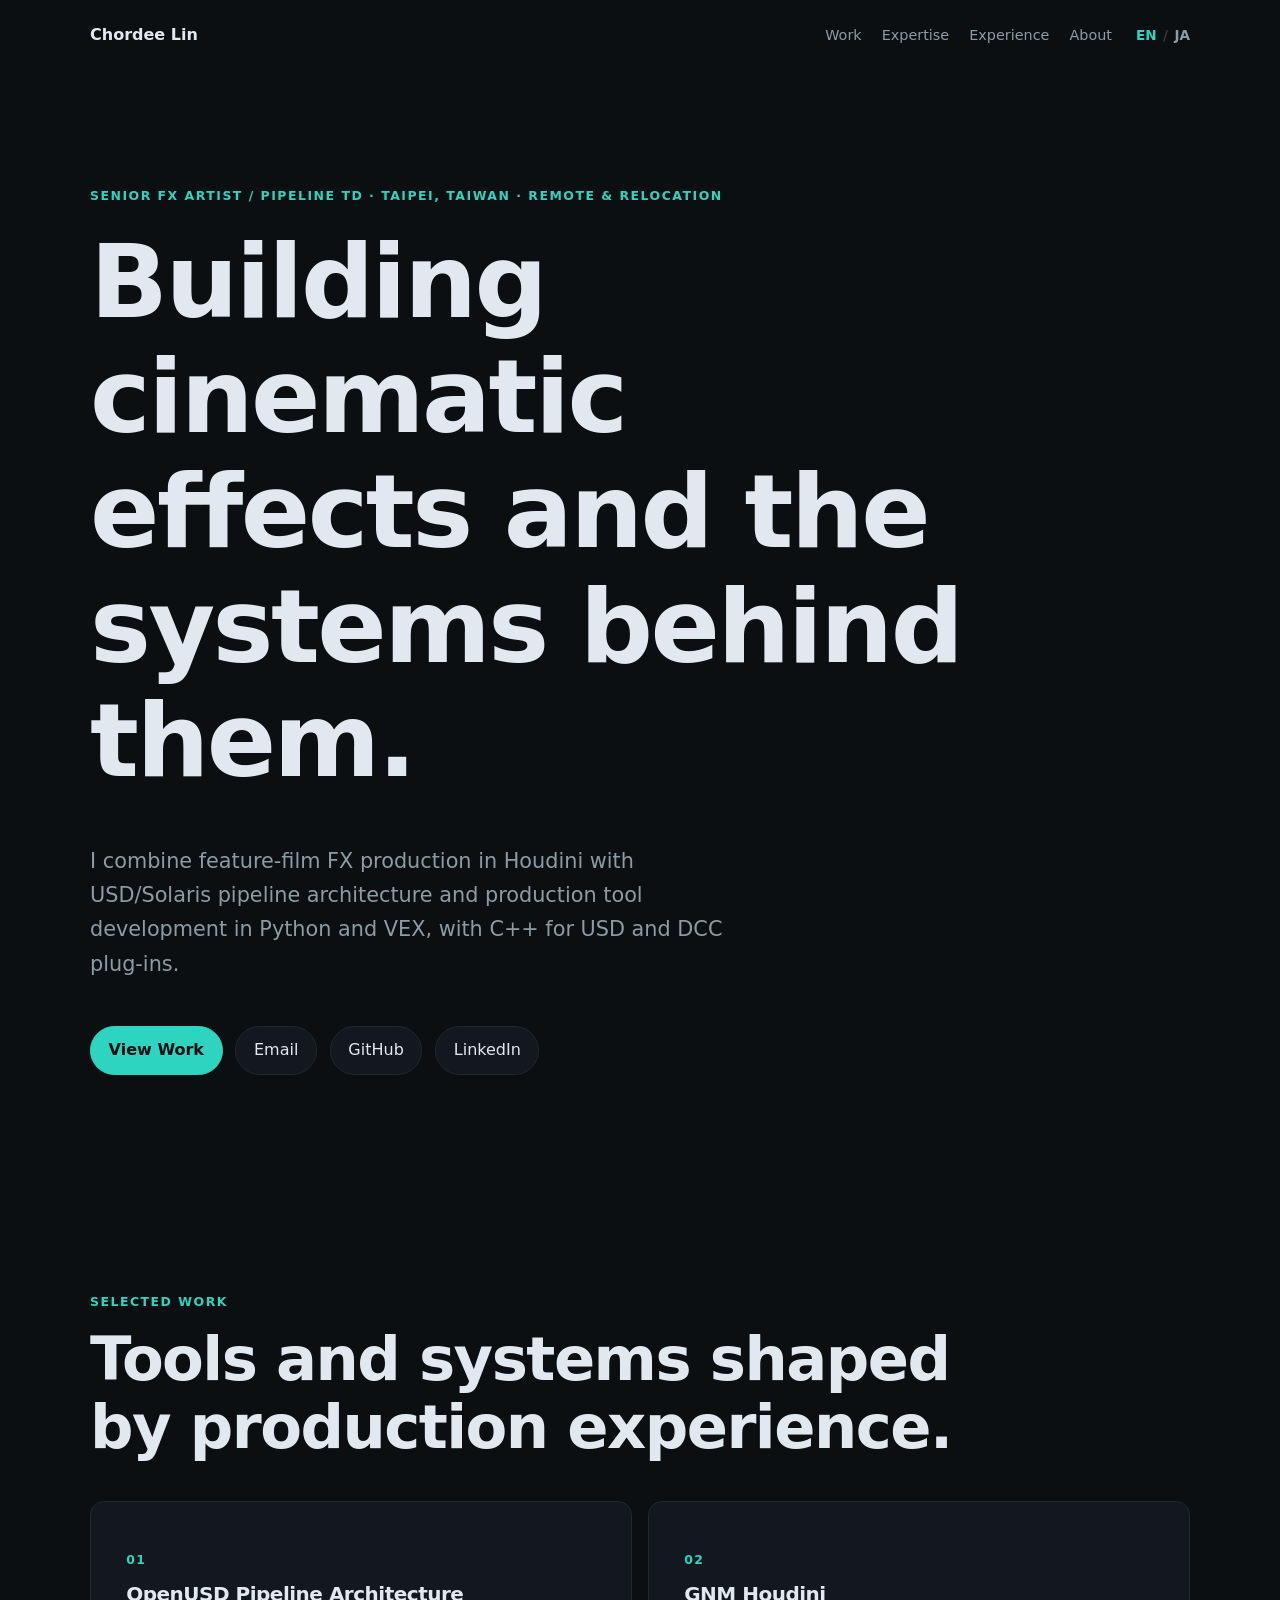
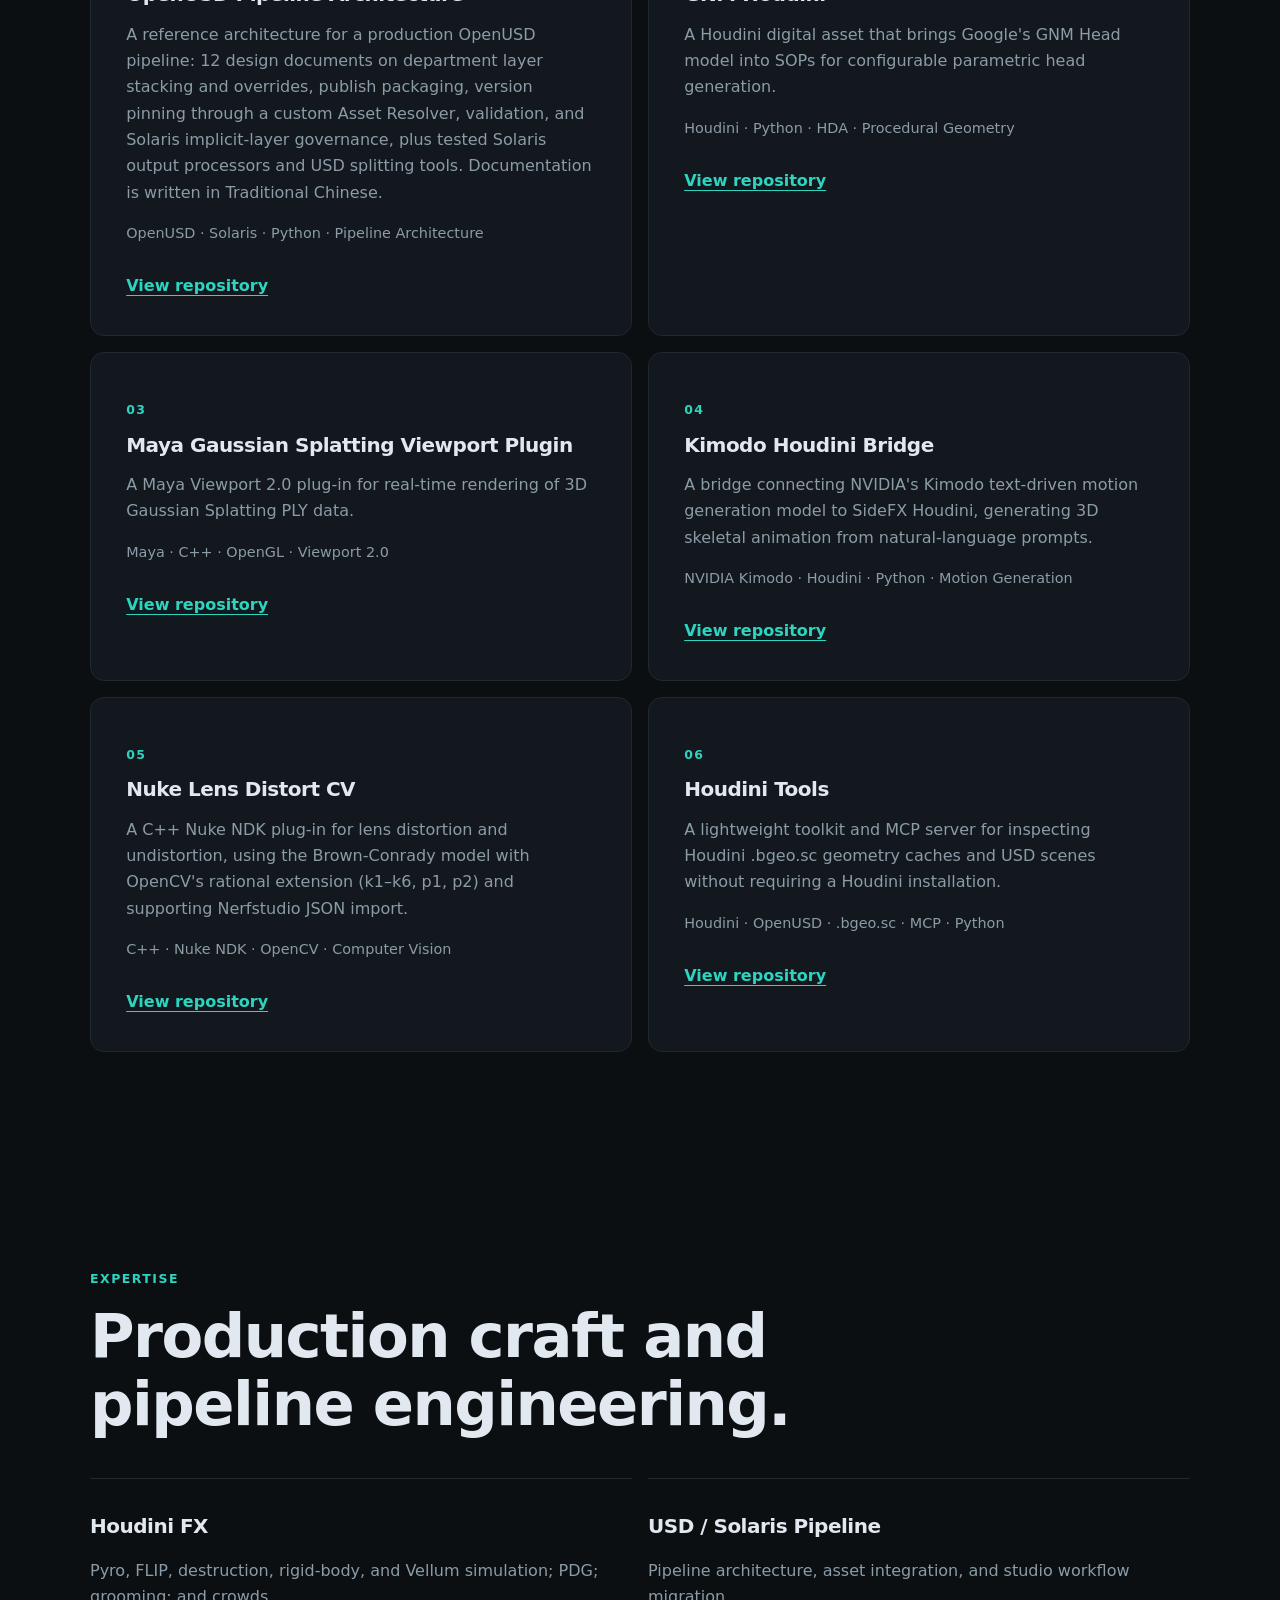
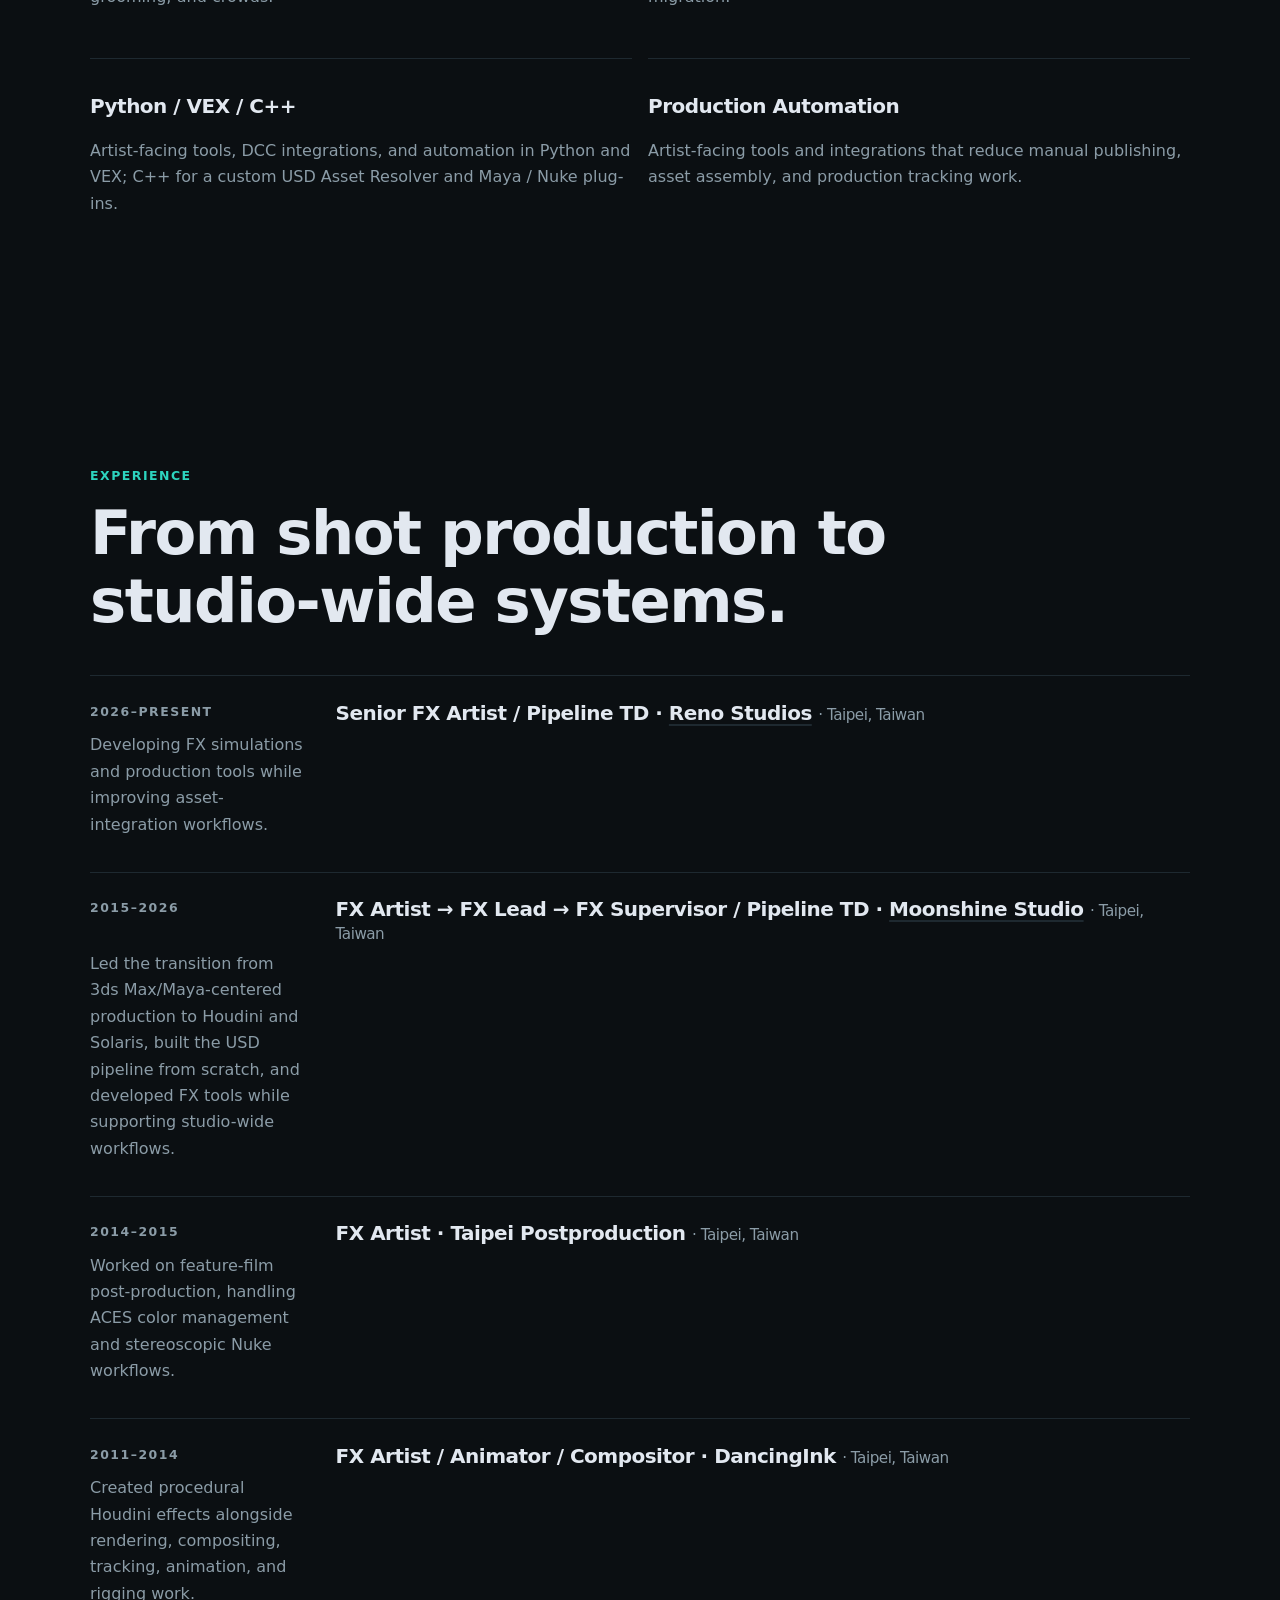
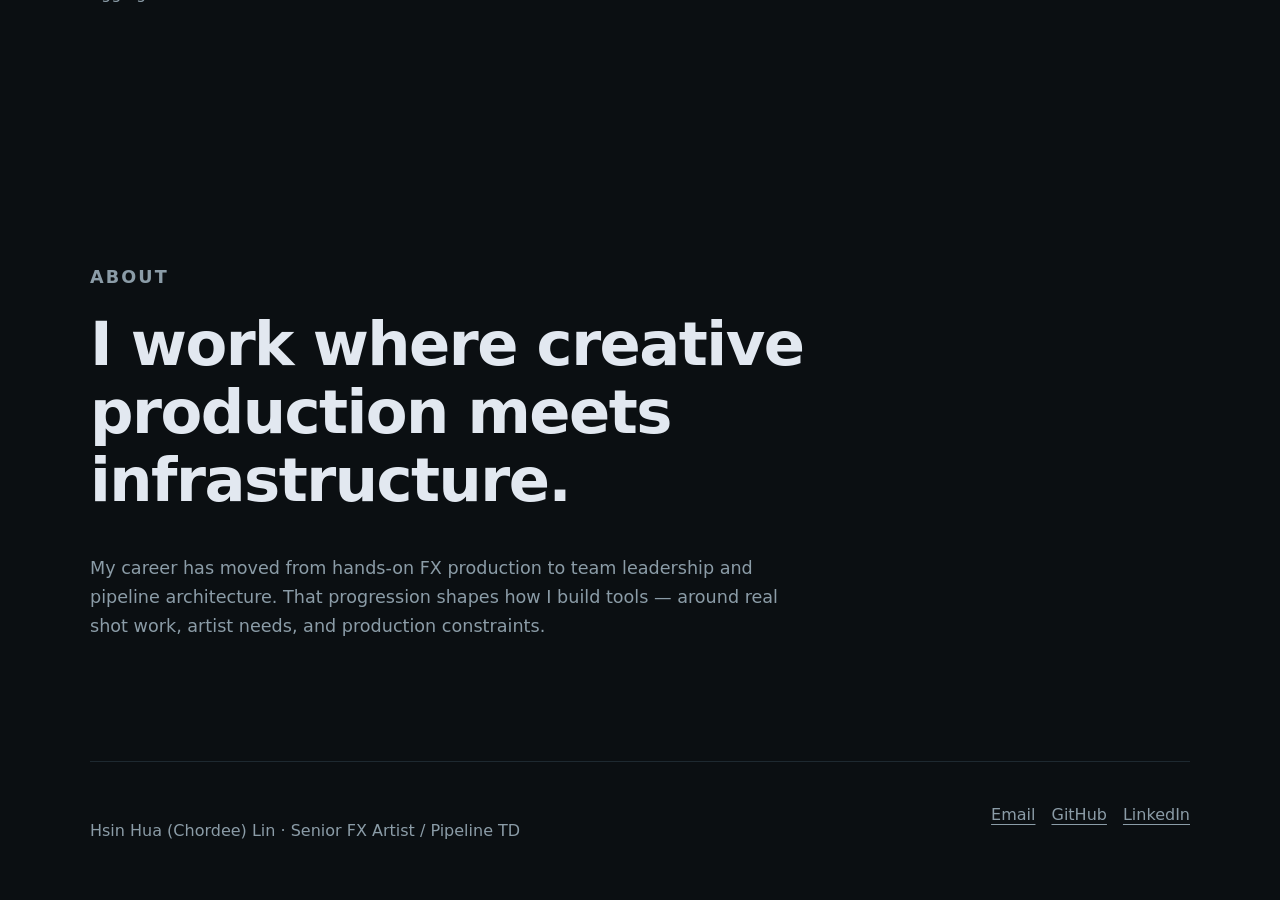
<file: index.html>
<!doctype html>
<html lang="en">
<head>
  <meta charset="utf-8">
  <meta name="viewport" content="width=device-width, initial-scale=1">
  <meta name="description" content="Hsin Hua (Chordee) Lin is a Senior FX Artist and Pipeline TD working with Houdini, USD, Solaris, Python, and VEX, with C++ for USD and DCC plug-ins.">
  <meta property="og:title" content="Hsin Hua (Chordee) Lin — Senior FX Artist and Pipeline TD">
  <meta property="og:description" content="Portfolio of Hsin Hua (Chordee) Lin. Specializing in Houdini FX, USD/Solaris pipelines, and production tools in Python and VEX, with C++ for USD and DCC plug-ins.">
  <meta property="og:type" content="website">
  <title>Hsin Hua (Chordee) Lin — Senior FX Artist and Pipeline TD</title>
  <link rel="icon" href="data:image/svg+xml,<svg xmlns=%22http://www.w3.org/2000/svg%22 viewBox=%220 0 100 100%22><circle cx=%2250%22 cy=%2250%22 r=%2248%22 fill=%22%230b0f12%22 stroke=%22%232dd4bf%22 stroke-width=%224%22/><text x=%2250%22 y=%2264%22 font-size=%2246%22 font-weight=%22bold%22 fill=%22%232dd4bf%22 text-anchor=%22middle%22 font-family=%22sans-serif%22>C</text></svg>">
  <link rel="stylesheet" href="styles.css">
  <script src="script.js" defer></script>
</head>
<body>
  <a class="skip-link" href="#main">Skip to content</a>
  <header class="site-header">
    <a class="identity" href="#top">Chordee Lin</a>
    <div class="header-right">
      <nav aria-label="Primary navigation">
        <a href="#work">Work</a>
        <a href="#expertise">Expertise</a>
        <a href="#experience">Experience</a>
        <a href="#about">About</a>
      </nav>
      <div class="lang-switch" aria-label="Language switcher">
        <span class="lang-current" aria-current="page">EN</span>
        <span class="lang-divider">/</span>
        <a class="lang-link" href="ja/">JA</a>
      </div>
    </div>
  </header>

  <main id="main">
    <section class="hero" id="top" aria-labelledby="hero-title">
      <p class="eyebrow">Senior FX Artist / Pipeline TD · Taipei, Taiwan · Remote & Relocation</p>
      <h1 id="hero-title">Building cinematic effects and the systems behind them.</h1>
      <p class="hero-summary">I combine feature-film FX production in Houdini with USD/Solaris pipeline architecture and production tool development in Python and VEX, with C++ for USD and DCC plug-ins.</p>
      <div class="hero-actions">
        <a class="button button-primary" href="#work">View Work</a>
        <a class="button" data-user="chordee" data-domain="gmail.com" href="#" aria-label="Email: chordee [at] gmail.com">Email</a>
        <a class="button external-link" href="https://github.com/chordee" target="_blank" rel="noreferrer">GitHub</a>
        <a class="button external-link" href="https://www.linkedin.com/in/chordee/" target="_blank" rel="noreferrer">LinkedIn</a>
      </div>
    </section>

    <section id="work" aria-labelledby="work-title">
      <p class="section-label">Selected Work</p>
      <h2 id="work-title">Tools and systems shaped by production experience.</h2>
      <div class="project-grid">
        <article class="project-card">
          <p class="project-index">01</p>
          <h3>OpenUSD Pipeline Architecture</h3>
          <p class="project-summary">A reference architecture for a production OpenUSD pipeline: 12 design documents on department layer stacking and overrides, publish packaging, version pinning through a custom Asset Resolver, validation, and Solaris implicit-layer governance, plus tested Solaris output processors and USD splitting tools. Documentation is written in Traditional Chinese.</p>
          <p class="project-tech">OpenUSD · Solaris · Python · Pipeline Architecture</p>
          <a class="external-link" href="https://github.com/chordee/openusd-pipeline-architecture" target="_blank" rel="noreferrer">View repository</a>
        </article>
        <article class="project-card">
          <p class="project-index">02</p>
          <h3>GNM Houdini</h3>
          <p class="project-summary">A Houdini digital asset that brings Google's GNM Head model into SOPs for configurable parametric head generation.</p>
          <p class="project-tech">Houdini · Python · HDA · Procedural Geometry</p>
          <a class="external-link" href="https://github.com/chordee/gnm-houdini" target="_blank" rel="noreferrer">View repository</a>
        </article>
        <article class="project-card">
          <p class="project-index">03</p>
          <h3>Maya Gaussian Splatting Viewport Plugin</h3>
          <p class="project-summary">A Maya Viewport 2.0 plug-in for real-time rendering of 3D Gaussian Splatting PLY data.</p>
          <p class="project-tech">Maya · C++ · OpenGL · Viewport 2.0</p>
          <a class="external-link" href="https://github.com/chordee/maya-gaussian-splatting-viewport-plugin" target="_blank" rel="noreferrer">View repository</a>
        </article>
        <article class="project-card">
          <p class="project-index">04</p>
          <h3>Kimodo Houdini Bridge</h3>
          <p class="project-summary">A bridge connecting NVIDIA's Kimodo text-driven motion generation model to SideFX Houdini, generating 3D skeletal animation from natural-language prompts.</p>
          <p class="project-tech">NVIDIA Kimodo · Houdini · Python · Motion Generation</p>
          <a class="external-link" href="https://github.com/chordee/kimodo-houdini-bridge" target="_blank" rel="noreferrer">View repository</a>
        </article>
        <article class="project-card">
          <p class="project-index">05</p>
          <h3>Nuke Lens Distort CV</h3>
          <p class="project-summary">A C++ Nuke NDK plug-in for lens distortion and undistortion, using the Brown-Conrady model with OpenCV's rational extension (k1–k6, p1, p2) and supporting Nerfstudio JSON import.</p>
          <p class="project-tech">C++ · Nuke NDK · OpenCV · Computer Vision</p>
          <a class="external-link" href="https://github.com/chordee/nuke-lens-distort-cv" target="_blank" rel="noreferrer">View repository</a>
        </article>
        <article class="project-card">
          <p class="project-index">06</p>
          <h3>Houdini Tools</h3>
          <p class="project-summary">A lightweight toolkit and MCP server for inspecting Houdini .bgeo.sc geometry caches and USD scenes without requiring a Houdini installation.</p>
          <p class="project-tech">Houdini · OpenUSD · .bgeo.sc · MCP · Python</p>
          <a class="external-link" href="https://github.com/chordee/houdini-tools" target="_blank" rel="noreferrer">View repository</a>
        </article>
      </div>
    </section>

    <section id="expertise" aria-labelledby="expertise-title">
      <p class="section-label">Expertise</p>
      <h2 id="expertise-title">Production craft and pipeline engineering.</h2>
      <div class="expertise-grid">
        <article><h3>Houdini FX</h3><p>Pyro, FLIP, destruction, rigid-body, and Vellum simulation; PDG; grooming; and crowds.</p></article>
        <article><h3>USD / Solaris Pipeline</h3><p>Pipeline architecture, asset integration, and studio workflow migration.</p></article>
        <article><h3>Python / VEX / C++</h3><p>Artist-facing tools, DCC integrations, and automation in Python and VEX; C++ for a custom USD Asset Resolver and Maya / Nuke plug-ins.</p></article>
        <article><h3>Production Automation</h3><p>Artist-facing tools and integrations that reduce manual publishing, asset assembly, and production tracking work.</p></article>
      </div>
    </section>

    <section id="experience" aria-labelledby="experience-title">
      <p class="section-label">Experience</p>
      <h2 id="experience-title">From shot production to studio-wide systems.</h2>
      <ol class="timeline">
        <li><p class="timeline-date">2026–Present</p><h3>Senior FX Artist / Pipeline TD · <a class="company-link" href="https://reno-studios.com/" target="_blank" rel="noreferrer">Reno Studios</a> <span class="timeline-location">· Taipei, Taiwan</span></h3><p>Developing FX simulations and production tools while improving asset-integration workflows.</p></li>
        <li><p class="timeline-date">2015–2026</p><h3>FX Artist → FX Lead → FX Supervisor / Pipeline TD · <a class="company-link" href="https://moonshine.tw/" target="_blank" rel="noreferrer">Moonshine Studio</a> <span class="timeline-location">· Taipei, Taiwan</span></h3><p>Led the transition from 3ds Max/Maya-centered production to Houdini and Solaris, built the USD pipeline from scratch, and developed FX tools while supporting studio-wide workflows.</p></li>
        <li><p class="timeline-date">2014–2015</p><h3>FX Artist · Taipei Postproduction <span class="timeline-location">· Taipei, Taiwan</span></h3><p>Worked on feature-film post-production, handling ACES color management and stereoscopic Nuke workflows.</p></li>
        <li><p class="timeline-date">2011–2014</p><h3>FX Artist / Animator / Compositor · DancingInk <span class="timeline-location">· Taipei, Taiwan</span></h3><p>Created procedural Houdini effects alongside rendering, compositing, tracking, animation, and rigging work.</p></li>
      </ol>
    </section>

    <section id="about" aria-labelledby="about-title">
      <p class="section-label">About</p>
      <h2 id="about-title">I work where creative production meets infrastructure.</h2>
      <p>My career has moved from hands-on FX production to team leadership and pipeline architecture. That progression shapes how I build tools — around real shot work, artist needs, and production constraints.</p>
    </section>
  </main>

  <footer>
    <p>Hsin Hua (Chordee) Lin · Senior FX Artist / Pipeline TD</p>
    <div><a data-user="chordee" data-domain="gmail.com" href="#" aria-label="Email: chordee [at] gmail.com">Email</a><a href="https://github.com/chordee" target="_blank" rel="noreferrer">GitHub</a><a href="https://www.linkedin.com/in/chordee/" target="_blank" rel="noreferrer">LinkedIn</a></div>
  </footer>
</body>
</html>
</file>
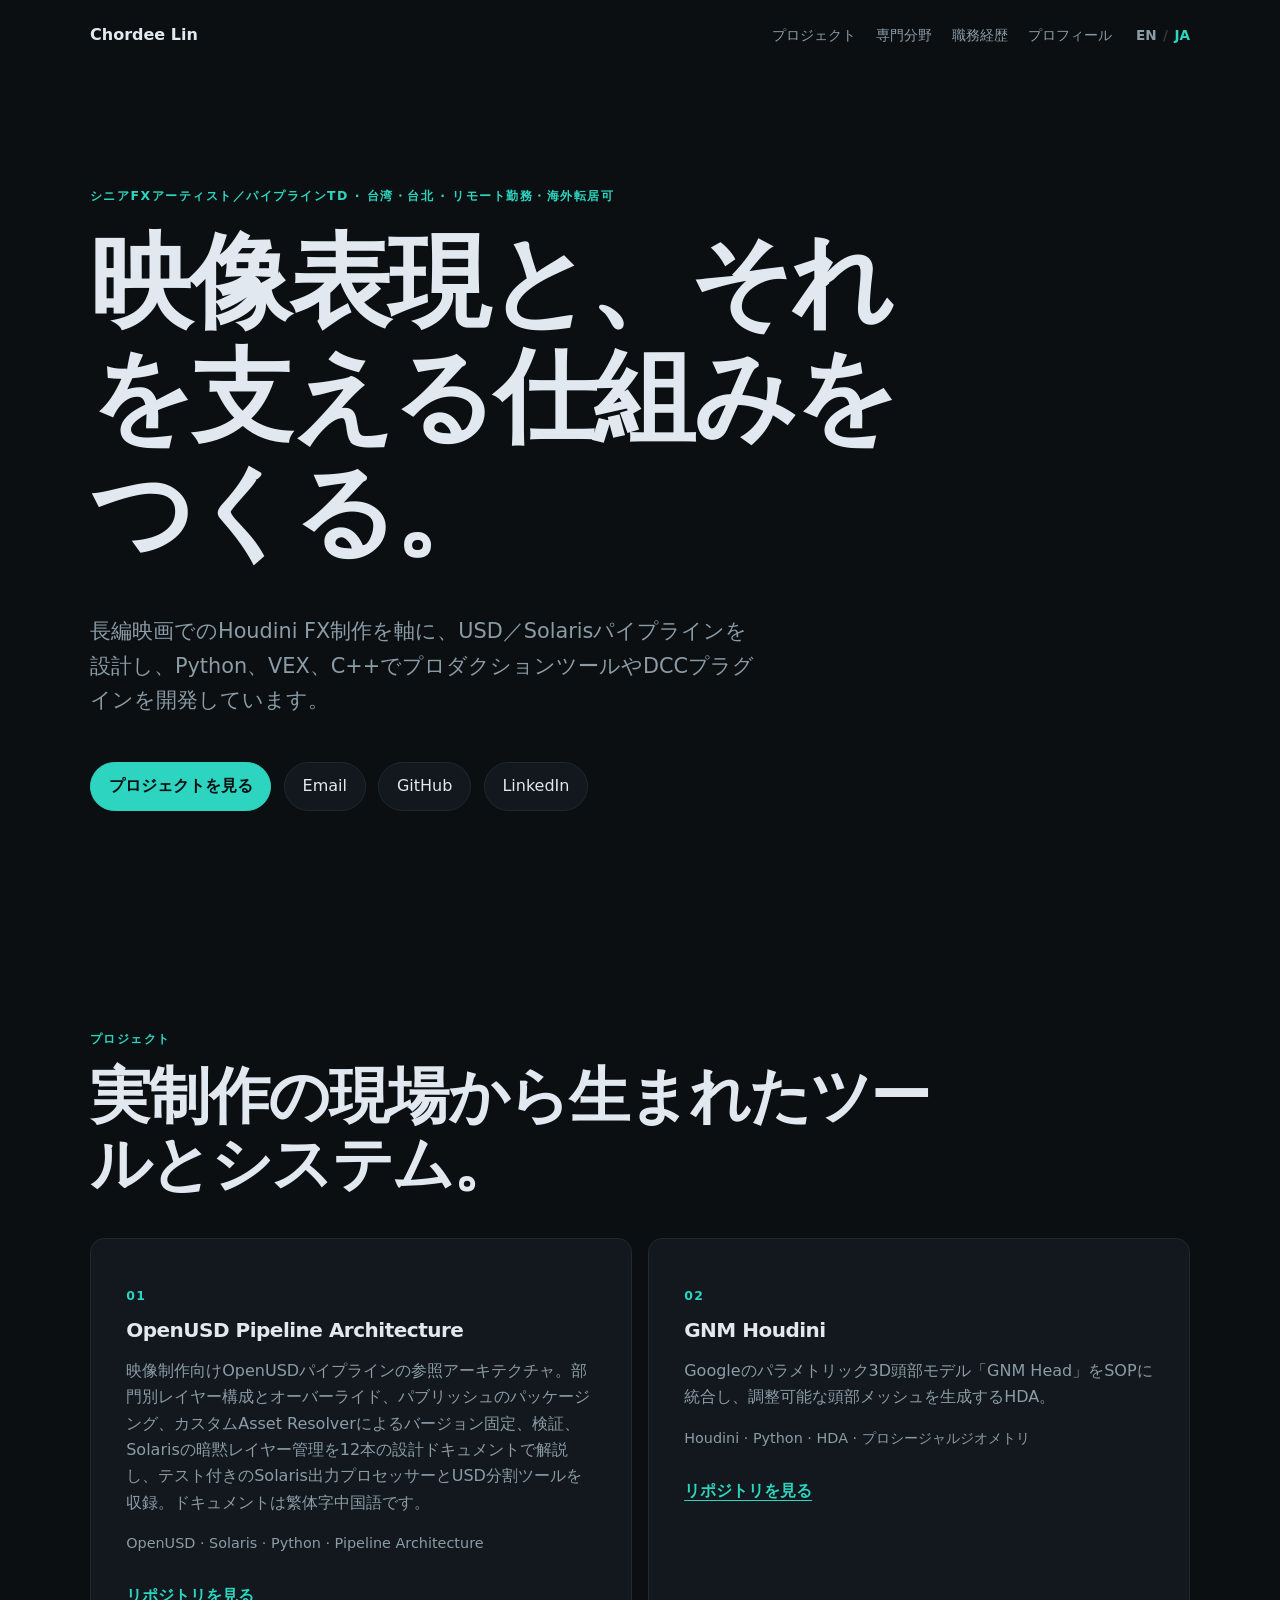
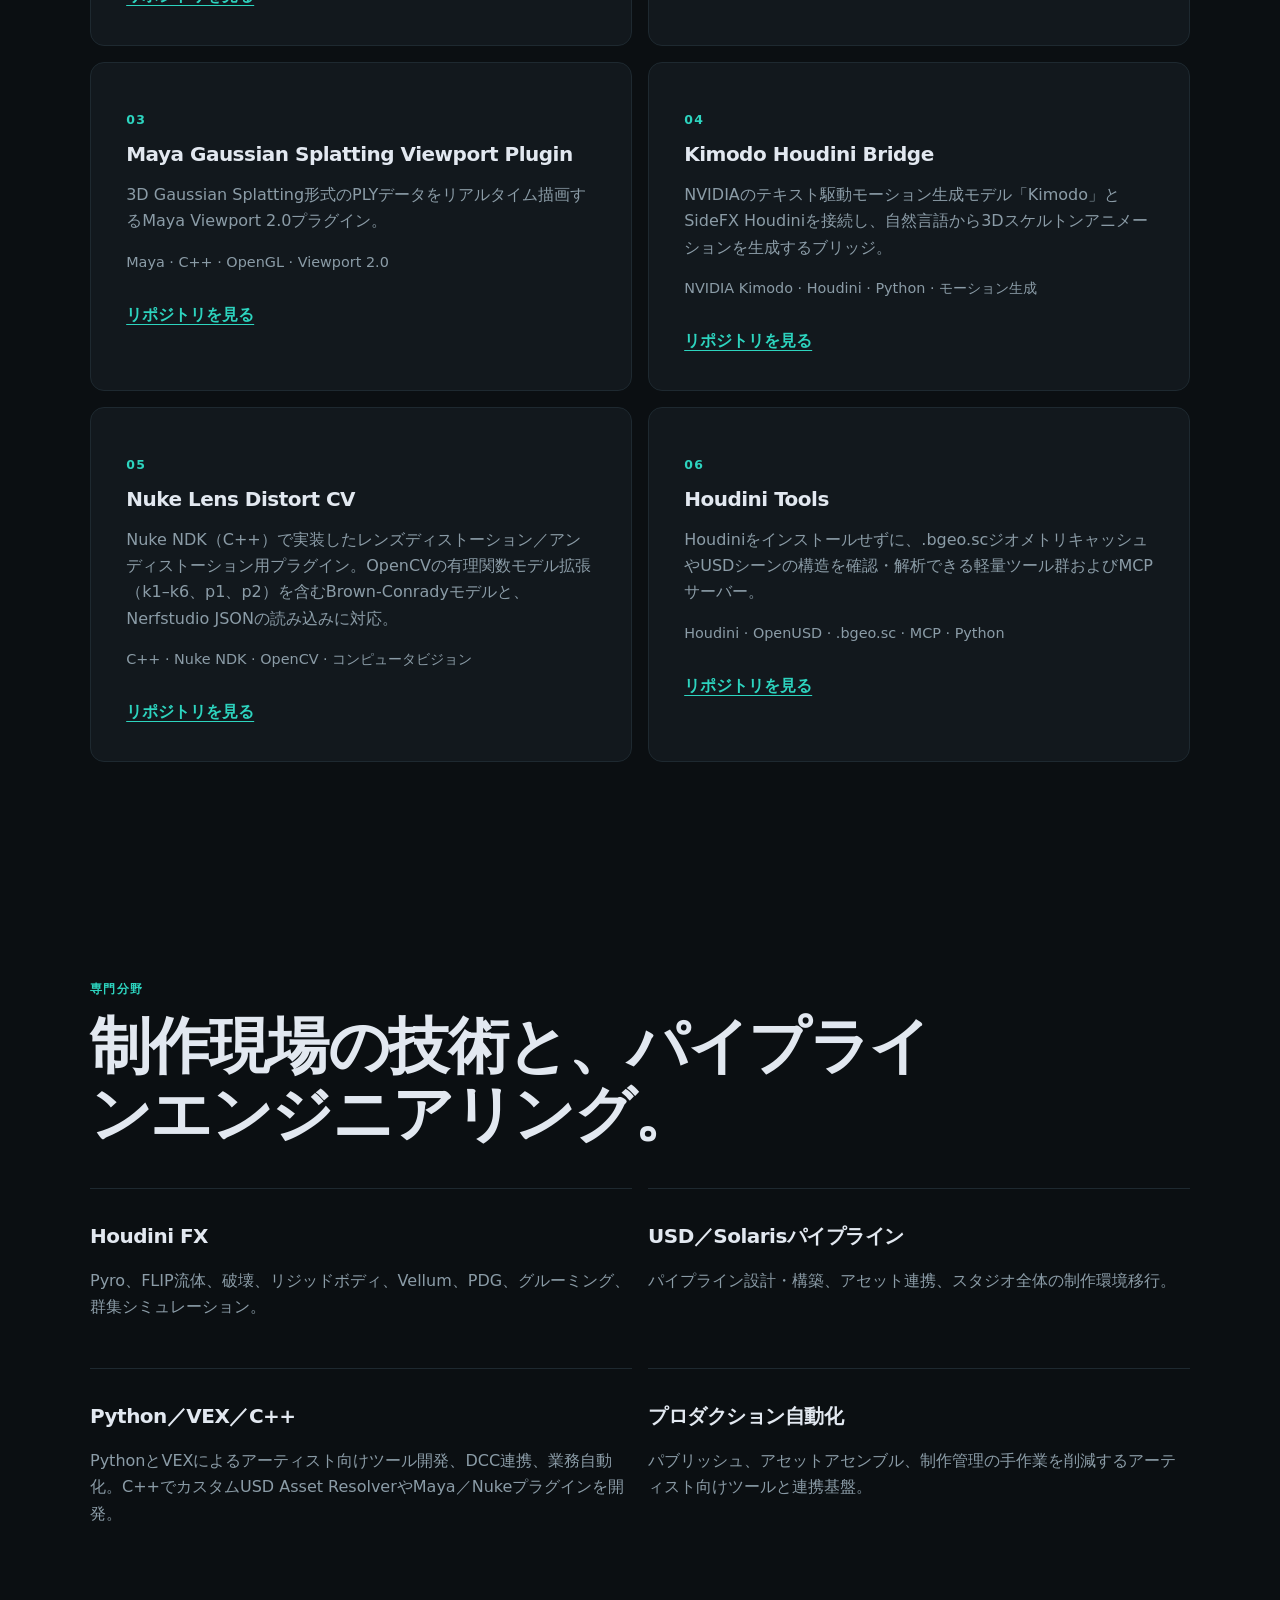
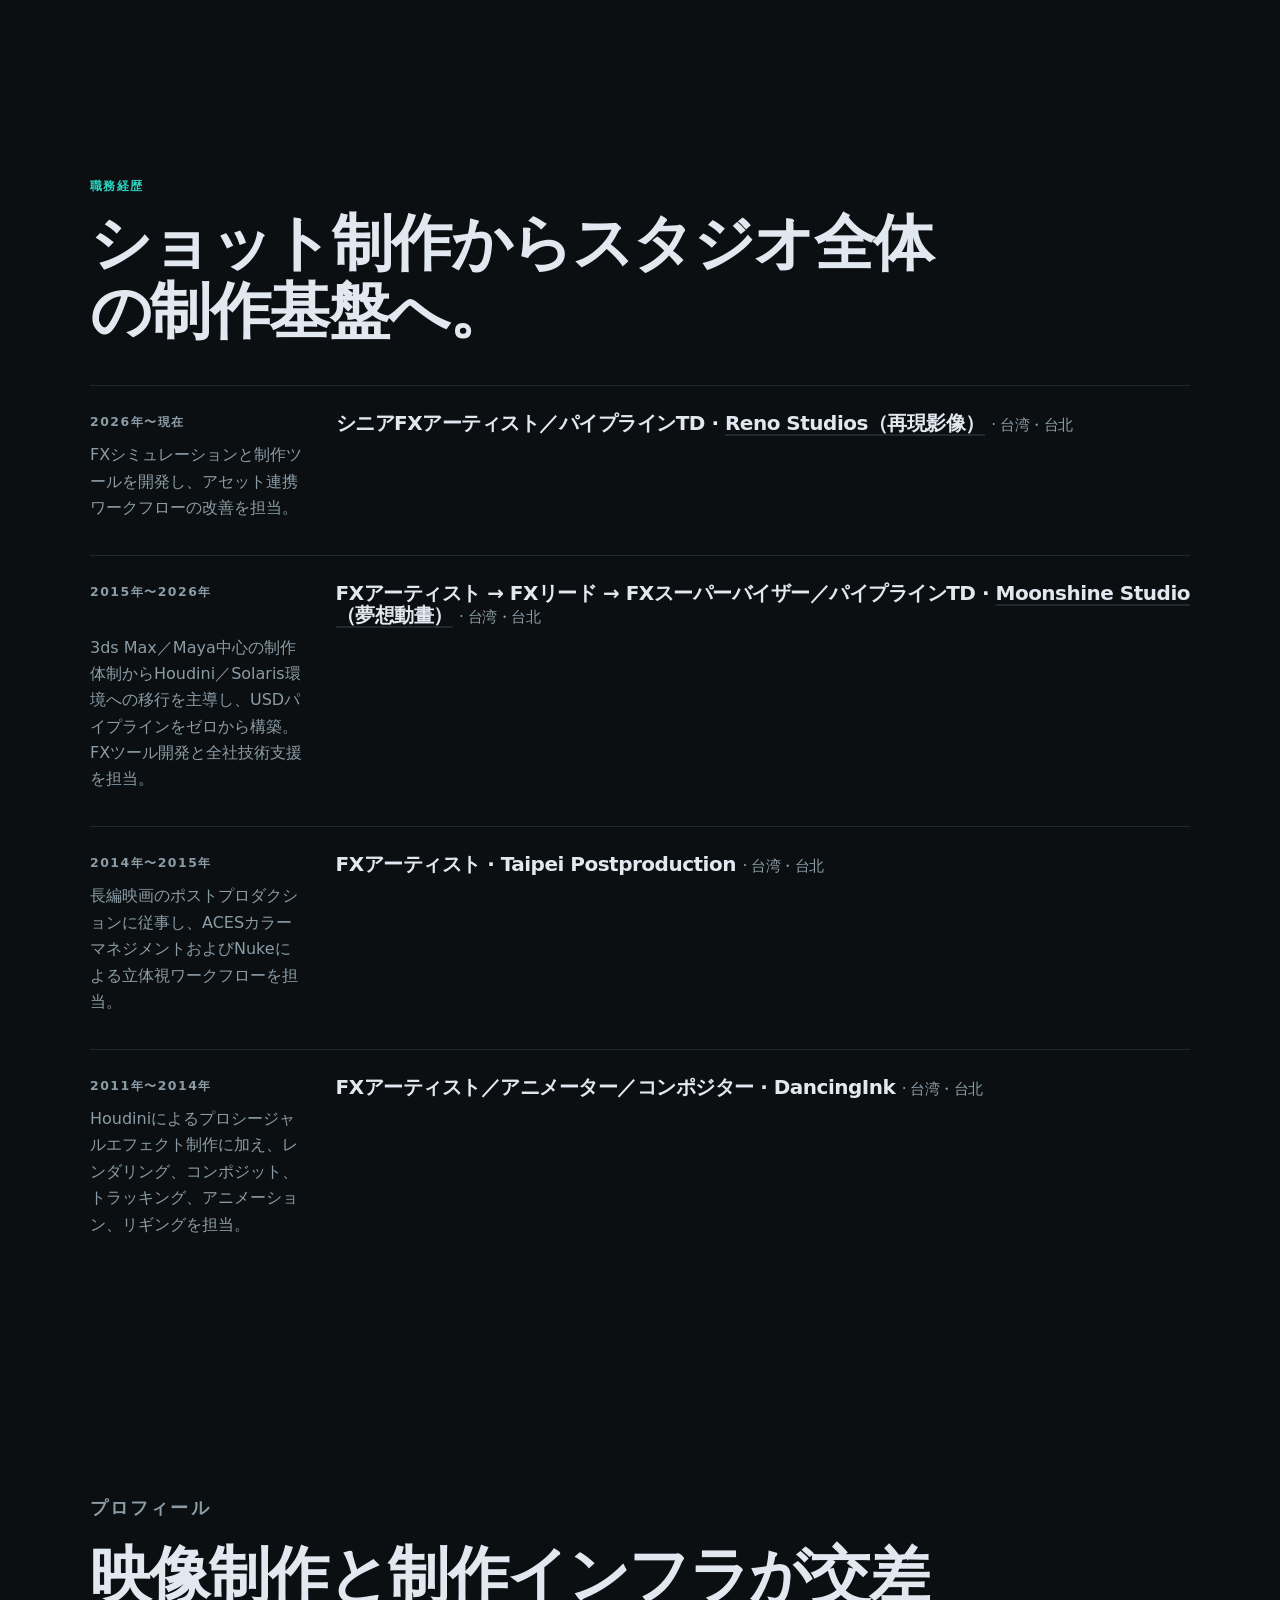
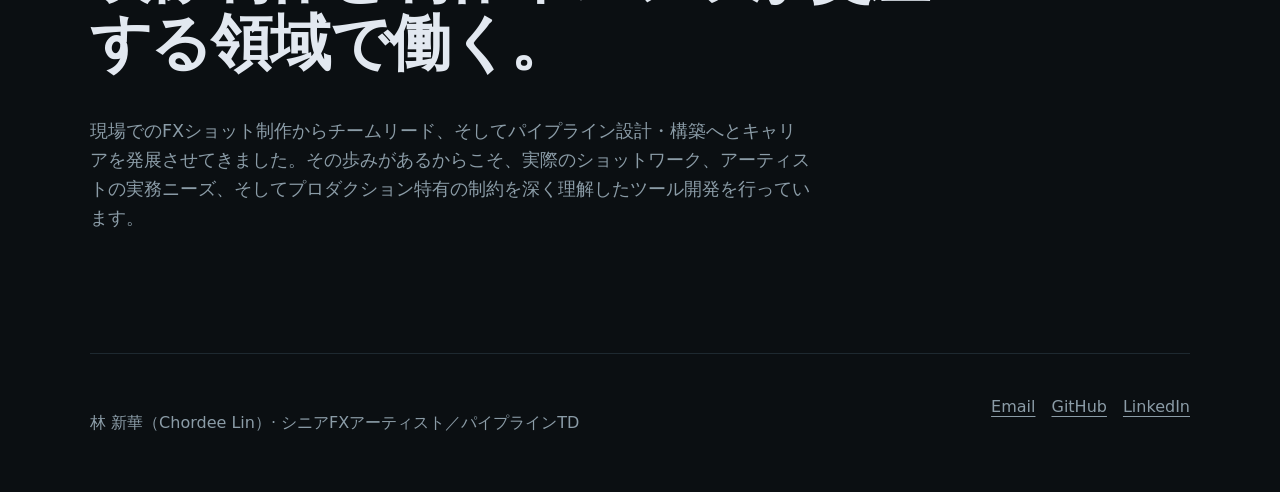
<file: ja/index.html>
<!doctype html>
<html lang="ja">
<head>
  <meta charset="utf-8">
  <meta name="viewport" content="width=device-width, initial-scale=1">
  <meta name="description" content="林 新華（Chordee Lin）は、Houdini、USD、Solaris、Python、VEXを専門とし、C++によるUSD・DCCプラグイン開発も手がけるシニアFXアーティスト兼パイプラインTDです。長編映画のVFX制作とパイプライン基盤の構築を手がけています。">
  <meta property="og:title" content="林 新華（Chordee Lin）— シニアFXアーティスト／パイプラインTD">
  <meta property="og:description" content="Houdini FX、USD／Solarisパイプライン、Python／VEXツール開発（C++によるプラグイン開発を含む）を専門とするシニアFXアーティスト兼パイプラインTDのポートフォリオ。">
  <meta property="og:type" content="website">
  <title>林 新華（Chordee Lin）— シニアFXアーティスト／パイプラインTD</title>
  <link rel="icon" href="data:image/svg+xml,<svg xmlns=%22http://www.w3.org/2000/svg%22 viewBox=%220 0 100 100%22><circle cx=%2250%22 cy=%2250%22 r=%2248%22 fill=%22%230b0f12%22 stroke=%22%232dd4bf%22 stroke-width=%224%22/><text x=%2250%22 y=%2264%22 font-size=%2246%22 font-weight=%22bold%22 fill=%22%232dd4bf%22 text-anchor=%22middle%22 font-family=%22sans-serif%22>C</text></svg>">
  <link rel="stylesheet" href="../styles.css">
  <script src="../script.js" defer></script>
</head>
<body>
  <a class="skip-link" href="#main">メインコンテンツへスキップ</a>
  <header class="site-header">
    <a class="identity" href="#top">Chordee Lin</a>
    <div class="header-right">
      <nav aria-label="主要ナビゲーション">
        <a href="#work">プロジェクト</a>
        <a href="#expertise">専門分野</a>
        <a href="#experience">職務経歴</a>
        <a href="#about">プロフィール</a>
      </nav>
      <div class="lang-switch" aria-label="言語切替">
        <a class="lang-link" href="../">EN</a>
        <span class="lang-divider">/</span>
        <span class="lang-current" aria-current="page">JA</span>
      </div>
    </div>
  </header>

  <main id="main">
    <section class="hero" id="top" aria-labelledby="hero-title">
      <p class="eyebrow">シニアFXアーティスト／パイプラインTD · 台湾・台北 · リモート勤務・海外転居可</p>
      <h1 id="hero-title">映像表現と、それを支える仕組みをつくる。</h1>
      <p class="hero-summary">長編映画でのHoudini FX制作を軸に、USD／Solarisパイプラインを設計し、Python、VEX、C++でプロダクションツールやDCCプラグインを開発しています。</p>
      <div class="hero-actions">
        <a class="button button-primary" href="#work">プロジェクトを見る</a>
        <a class="button" data-user="chordee" data-domain="gmail.com" href="#" aria-label="Email: chordee [at] gmail.com">Email</a>
        <a class="button external-link" href="https://github.com/chordee" target="_blank" rel="noreferrer">GitHub</a>
        <a class="button external-link" href="https://www.linkedin.com/in/chordee/?locale=ja-JP" target="_blank" rel="noreferrer">LinkedIn</a>
      </div>
    </section>

    <section id="work" aria-labelledby="work-title">
      <p class="section-label">プロジェクト</p>
      <h2 id="work-title">実制作の現場から生まれたツールとシステム。</h2>
      <div class="project-grid">
        <article class="project-card">
          <p class="project-index">01</p>
          <h3>OpenUSD Pipeline Architecture</h3>
          <p class="project-summary">映像制作向けOpenUSDパイプラインの参照アーキテクチャ。部門別レイヤー構成とオーバーライド、パブリッシュのパッケージング、カスタムAsset Resolverによるバージョン固定、検証、Solarisの暗黙レイヤー管理を12本の設計ドキュメントで解説し、テスト付きのSolaris出力プロセッサーとUSD分割ツールを収録。ドキュメントは繁体字中国語です。</p>
          <p class="project-tech">OpenUSD · Solaris · Python · Pipeline Architecture</p>
          <a class="external-link" href="https://github.com/chordee/openusd-pipeline-architecture" target="_blank" rel="noreferrer">リポジトリを見る</a>
        </article>
        <article class="project-card">
          <p class="project-index">02</p>
          <h3>GNM Houdini</h3>
          <p class="project-summary">Googleのパラメトリック3D頭部モデル「GNM Head」をSOPに統合し、調整可能な頭部メッシュを生成するHDA。</p>
          <p class="project-tech">Houdini · Python · HDA · プロシージャルジオメトリ</p>
          <a class="external-link" href="https://github.com/chordee/gnm-houdini" target="_blank" rel="noreferrer">リポジトリを見る</a>
        </article>
        <article class="project-card">
          <p class="project-index">03</p>
          <h3>Maya Gaussian Splatting Viewport Plugin</h3>
          <p class="project-summary">3D Gaussian Splatting形式のPLYデータをリアルタイム描画するMaya Viewport 2.0プラグイン。</p>
          <p class="project-tech">Maya · C++ · OpenGL · Viewport 2.0</p>
          <a class="external-link" href="https://github.com/chordee/maya-gaussian-splatting-viewport-plugin" target="_blank" rel="noreferrer">リポジトリを見る</a>
        </article>
        <article class="project-card">
          <p class="project-index">04</p>
          <h3>Kimodo Houdini Bridge</h3>
          <p class="project-summary">NVIDIAのテキスト駆動モーション生成モデル「Kimodo」とSideFX Houdiniを接続し、自然言語から3Dスケルトンアニメーションを生成するブリッジ。</p>
          <p class="project-tech">NVIDIA Kimodo · Houdini · Python · モーション生成</p>
          <a class="external-link" href="https://github.com/chordee/kimodo-houdini-bridge" target="_blank" rel="noreferrer">リポジトリを見る</a>
        </article>
        <article class="project-card">
          <p class="project-index">05</p>
          <h3>Nuke Lens Distort CV</h3>
          <p class="project-summary">Nuke NDK（C++）で実装したレンズディストーション／アンディストーション用プラグイン。OpenCVの有理関数モデル拡張（k1–k6、p1、p2）を含むBrown-Conradyモデルと、Nerfstudio JSONの読み込みに対応。</p>
          <p class="project-tech">C++ · Nuke NDK · OpenCV · コンピュータビジョン</p>
          <a class="external-link" href="https://github.com/chordee/nuke-lens-distort-cv" target="_blank" rel="noreferrer">リポジトリを見る</a>
        </article>
        <article class="project-card">
          <p class="project-index">06</p>
          <h3>Houdini Tools</h3>
          <p class="project-summary">Houdiniをインストールせずに、.bgeo.scジオメトリキャッシュやUSDシーンの構造を確認・解析できる軽量ツール群およびMCPサーバー。</p>
          <p class="project-tech">Houdini · OpenUSD · .bgeo.sc · MCP · Python</p>
          <a class="external-link" href="https://github.com/chordee/houdini-tools" target="_blank" rel="noreferrer">リポジトリを見る</a>
        </article>
      </div>
    </section>

    <section id="expertise" aria-labelledby="expertise-title">
      <p class="section-label">専門分野</p>
      <h2 id="expertise-title">制作現場の技術と、パイプラインエンジニアリング。</h2>
      <div class="expertise-grid">
        <article><h3>Houdini FX</h3><p>Pyro、FLIP流体、破壊、リジッドボディ、Vellum、PDG、グルーミング、群集シミュレーション。</p></article>
        <article><h3>USD／Solarisパイプライン</h3><p>パイプライン設計・構築、アセット連携、スタジオ全体の制作環境移行。</p></article>
        <article><h3>Python／VEX／C++</h3><p>PythonとVEXによるアーティスト向けツール開発、DCC連携、業務自動化。C++でカスタムUSD Asset ResolverやMaya／Nukeプラグインを開発。</p></article>
        <article><h3>プロダクション自動化</h3><p>パブリッシュ、アセットアセンブル、制作管理の手作業を削減するアーティスト向けツールと連携基盤。</p></article>
      </div>
    </section>

    <section id="experience" aria-labelledby="experience-title">
      <p class="section-label">職務経歴</p>
      <h2 id="experience-title">ショット制作からスタジオ全体の制作基盤へ。</h2>
      <ol class="timeline">
        <li><p class="timeline-date">2026年〜現在</p><h3>シニアFXアーティスト／パイプラインTD · <a class="company-link" href="https://reno-studios.com/" target="_blank" rel="noreferrer">Reno Studios（再現影像）</a> <span class="timeline-location">· 台湾・台北</span></h3><p>FXシミュレーションと制作ツールを開発し、アセット連携ワークフローの改善を担当。</p></li>
        <li><p class="timeline-date">2015年〜2026年</p><h3>FXアーティスト → FXリード → FXスーパーバイザー／パイプラインTD · <a class="company-link" href="https://moonshine.tw/" target="_blank" rel="noreferrer">Moonshine Studio（夢想動畫）</a> <span class="timeline-location">· 台湾・台北</span></h3><p>3ds Max／Maya中心の制作体制からHoudini／Solaris環境への移行を主導し、USDパイプラインをゼロから構築。FXツール開発と全社技術支援を担当。</p></li>
        <li><p class="timeline-date">2014年〜2015年</p><h3>FXアーティスト · Taipei Postproduction <span class="timeline-location">· 台湾・台北</span></h3><p>長編映画のポストプロダクションに従事し、ACESカラーマネジメントおよびNukeによる立体視ワークフローを担当。</p></li>
        <li><p class="timeline-date">2011年〜2014年</p><h3>FXアーティスト／アニメーター／コンポジター · DancingInk <span class="timeline-location">· 台湾・台北</span></h3><p>Houdiniによるプロシージャルエフェクト制作に加え、レンダリング、コンポジット、トラッキング、アニメーション、リギングを担当。</p></li>
      </ol>
    </section>

    <section id="about" aria-labelledby="about-title">
      <p class="section-label">プロフィール</p>
      <h2 id="about-title">映像制作と制作インフラが交差する領域で働く。</h2>
      <p>現場でのFXショット制作からチームリード、そしてパイプライン設計・構築へとキャリアを発展させてきました。その歩みがあるからこそ、実際のショットワーク、アーティストの実務ニーズ、そしてプロダクション特有の制約を深く理解したツール開発を行っています。</p>
    </section>
  </main>

  <footer>
    <p>林 新華（Chordee Lin）· シニアFXアーティスト／パイプラインTD</p>
    <div><a data-user="chordee" data-domain="gmail.com" href="#" aria-label="Email: chordee [at] gmail.com">Email</a><a href="https://github.com/chordee" target="_blank" rel="noreferrer">GitHub</a><a href="https://www.linkedin.com/in/chordee/?locale=ja-JP" target="_blank" rel="noreferrer">LinkedIn</a></div>
  </footer>
</body>
</html>
</file>
<file: styles.css>
:root {
  color-scheme: dark;
  --background: #0b0f12;
  --surface: #12181d;
  --surface-hover: #172027;
  --text: #e2e8f0;
  --muted: #8b9ca7;
  --border: #1e2930;
  --accent: #2dd4bf;
  --accent-dark: #14b8a6;
  --max-width: 1100px;
  --radius: 14px;
}

*, *::before, *::after { box-sizing: border-box; }
html { scroll-behavior: smooth; }
body {
  margin: 0;
  background: var(--background);
  color: var(--text);
  font-family: Inter, ui-sans-serif, system-ui, -apple-system, BlinkMacSystemFont, "Segoe UI", sans-serif;
  line-height: 1.65;
}
a { color: inherit; text-underline-offset: .22em; }
a:hover { color: var(--accent); }
a:focus-visible, button:focus-visible { outline: 3px solid var(--accent); outline-offset: 4px; }
.skip-link { position: absolute; left: 1rem; top: -5rem; z-index: 10; background: var(--accent); color: #0b0f12; padding: .7rem 1rem; font-weight: 700; }
.skip-link:focus { top: 1rem; }
.site-header, main, footer { width: min(calc(100% - 2rem), var(--max-width)); margin-inline: auto; }
.site-header { display: flex; justify-content: space-between; align-items: center; gap: 1.5rem; padding-block: 1.4rem; }
.header-right { display: flex; align-items: center; gap: 1.5rem; flex-wrap: wrap; }
.lang-switch { display: inline-flex; align-items: center; gap: .4rem; font-size: .85rem; font-weight: 700; }
.lang-current { color: var(--accent); }
.lang-link { color: var(--muted); text-decoration: none; }
.lang-link:hover { color: var(--text); }
.lang-divider { opacity: .3; color: var(--muted); }
.identity { font-weight: 750; text-decoration: none; }
nav { display: flex; flex-wrap: wrap; gap: .7rem 1.25rem; }
nav a { color: var(--muted); font-size: .9rem; text-decoration: none; }
nav a:hover { color: var(--text); }
nav a[aria-current="true"] { color: var(--accent); font-weight: 700; }
section { padding-block: clamp(4rem, 8vw, 7rem); scroll-margin-top: 4rem; }
.hero { min-height: 72vh; display: grid; align-content: center; max-width: 900px; }
.eyebrow, .section-label, .project-index, .timeline-date { color: var(--accent); font-size: .78rem; font-weight: 750; letter-spacing: .12em; text-transform: uppercase; }
h1, h2, h3 { line-height: 1.12; letter-spacing: -.025em; }
h1 { max-width: 16ch; margin: .4rem 0 1.5rem; font-size: clamp(3rem, 8vw, 6.7rem); }
h2 { max-width: 21ch; margin: .5rem 0 2.5rem; font-size: clamp(2rem, 5vw, 3.8rem); }
h3 { font-size: 1.25rem; }
.hero-summary { max-width: 670px; color: var(--muted); font-size: clamp(1.05rem, 2vw, 1.3rem); }
.hero-actions { display: flex; flex-wrap: wrap; gap: .8rem; margin-top: 1.5rem; }
.button { display: inline-flex; align-items: center; min-height: 44px; padding: .65rem 1.1rem; border: 1px solid var(--border); border-radius: 999px; text-decoration: none; background: var(--surface); color: var(--text); }
.button:hover { border-color: var(--accent); color: var(--text); }
.button-primary { background: var(--accent); border-color: var(--accent); color: #0b0f12; font-weight: 700; }
.button-primary:hover { background: #5eead4; border-color: #5eead4; color: #0b0f12; }
.project-grid { display: grid; grid-template-columns: repeat(2, minmax(0, 1fr)); gap: 1rem; }
.expertise-grid { display: grid; grid-template-columns: repeat(2, minmax(0, 1fr)); gap: 1rem; }
.project-card { min-width: 0; padding: clamp(1.4rem, 3vw, 2.2rem); background: var(--surface); border: 1px solid var(--border); border-radius: var(--radius); }
.project-card h3 { margin-block: .5rem .9rem; }
.project-summary, .project-tech, .expertise-grid p, .timeline p, #about > p { color: var(--muted); }
.project-tech { overflow-wrap: anywhere; font-size: .9rem; }
.project-card .external-link { display: inline-block; margin-top: .8rem; font-weight: 700; color: var(--accent); }
.project-card .external-link:hover { color: #5eead4; }
.expertise-grid article { padding-block: 1rem; border-top: 1px solid var(--border); }
.timeline { margin: 0; padding: 0; list-style: none; }
.timeline li { display: grid; grid-template-columns: minmax(8rem, .4fr) 1.6fr; column-gap: 2rem; padding-block: 1.6rem; border-top: 1px solid var(--border); }
.timeline h3, .timeline p { margin-block: 0 .5rem; }
.company-link { color: inherit; text-decoration: underline; text-decoration-color: var(--border); text-underline-offset: .2em; transition: color .15s ease, text-decoration-color .15s ease; }
.company-link:hover { color: var(--accent); text-decoration-color: var(--accent); }
.timeline-location { color: var(--muted); font-weight: 400; font-size: .95rem; }
#about > p { max-width: 720px; font-size: 1.1rem; }
footer { display: flex; justify-content: space-between; gap: 1rem; padding-block: 2.5rem; border-top: 1px solid var(--border); color: var(--muted); }
footer div { display: flex; gap: 1rem; }

@media (max-width: 720px) {
  .site-header, footer { align-items: flex-start; flex-direction: column; }
  .header-right { width: 100%; justify-content: space-between; }
  .hero { min-height: auto; padding-top: 5rem; }
  .project-grid, .expertise-grid { grid-template-columns: 1fr; }
  .timeline li { grid-template-columns: 1fr; }
}

@media (prefers-reduced-motion: reduce) {
  html { scroll-behavior: auto; }
  *, *::before, *::after { animation-duration: .01ms !important; animation-iteration-count: 1 !important; transition-duration: .01ms !important; }
}
</file>
